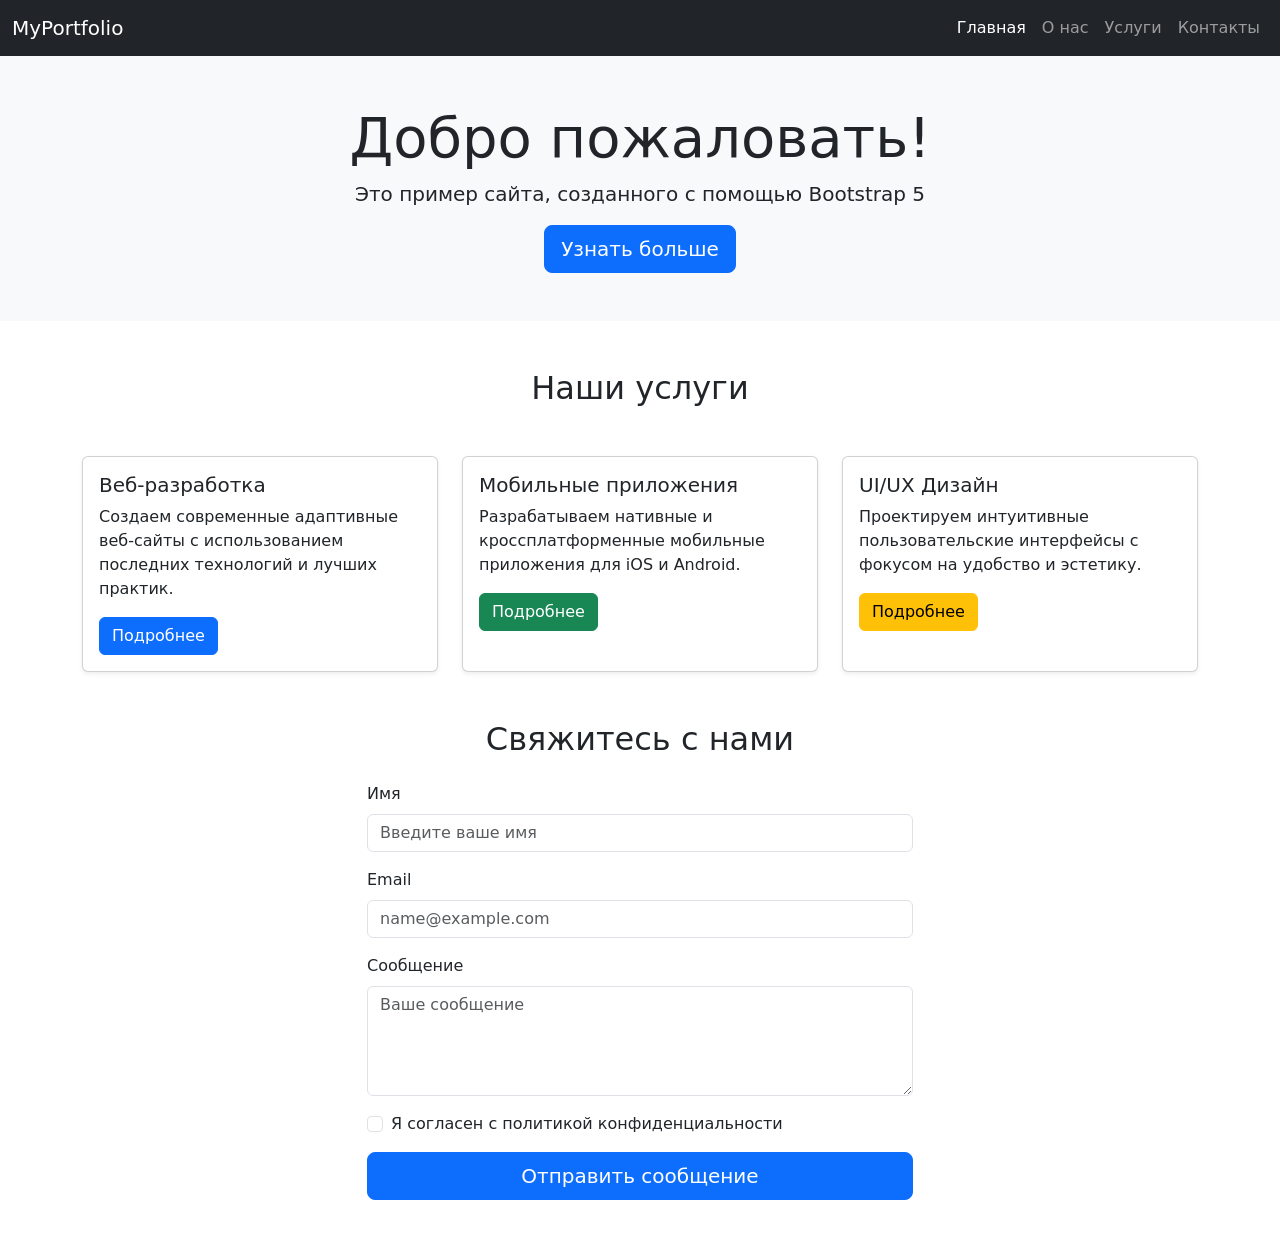
<file: index.html>
<!doctype html>
<html lang="ru">
  <head>
    <meta charset="UTF-8" />
    <meta name="viewport" content="width=device-width, initial-scale=1.0" />
    <title>Bootstrap Lab - Gvozdeva</title>
    <!-- Bootstrap CSS -->
    <link
      href="https://cdn.jsdelivr.net/npm/bootstrap@5.3.8/dist/css/bootstrap.min.css"
      rel="stylesheet"
      integrity="sha384-sRIl4kxILFvY47J16cr9ZwB07vP4J8+LH7qKQnuqkuIAvNWLzeN8tE5YBujZqJLB"
      crossorigin="anonymous"
    />

    <!-- Custom CSS -->
    <link rel="stylesheet" href="custom.css" />
  </head>
  <body>
    <!-- Bootstrap Bundle with Popper -->
    <script
      src="https://cdn.jsdelivr.net/npm/bootstrap@5.3.8/dist/js/bootstrap.bundle.min.js"
      integrity="sha384-FKyoEForCGlyvwx9Hj09JcYn3nv7wiPVlz7YYwJrWVcXK/BmnVDxM+D2scQbITxI"
      crossorigin="anonymous"
    ></script>

    <!-- Навигационная панель -->
    <nav class="navbar navbar-expand-lg navbar-dark bg-dark">
      <div class="container-fluid">
        <a class="navbar-brand" href="#">MyPortfolio</a>
        <!-- Кнопка для мобильного меню -->
        <button
          class="navbar-toggler"
          type="button"
          data-bs-toggle="collapse"
          data-bs-target="#navbarNav"
          aria-controls="navbarNav"
          aria-expanded="false"
          aria-label="Toggle navigation"
        >
          <span class="navbar-toggler-icon"></span>
        </button>
        <!-- Пункты меню -->
        <div class="collapse navbar-collapse" id="navbarNav">
          <ul class="navbar-nav ms-auto">
            <li class="nav-item">
              <a class="nav-link active" href="#home">Главная</a>
            </li>
            <li class="nav-item">
              <a class="nav-link" href="#about">О нас</a>
            </li>
            <li class="nav-item">
              <a class="nav-link" href="#services">Услуги</a>
            </li>
            <li class="nav-item">
              <a class="nav-link" href="#contact">Контакты</a>
            </li>
          </ul>
        </div>
      </div>
    </nav>
    <!-- Hero секция -->
    <div class="container-fluid bg-light py-5" id="home">
      <div class="container text-center">
        <h1 class="display-4">Добро пожаловать!</h1>
        <p class="lead">Это пример сайта, созданного с помощью Bootstrap 5</p>
        <button class="btn btn-primary btn-lg">Узнать больше</button>
      </div>
    </div>
    <!-- Секция с карточками -->
    <div class="container my-5" id="services">
      <h2 class="text-center mb-5">Наши услуги</h2>
      <div class="row g-4">
        <!-- Карточка 1 -->
        <div class="col-12 col-md-6 col-lg-4">
          <div class="card h-100 shadow-sm">
            <div class="card-body">
              <h5 class="card-title">Веб-разработка</h5>
              <p class="card-text">Создаем современные адаптивные веб-сайты с использованием последних технологий и лучших практик.</p>
              <a href="#" class="btn btn-primary">Подробнее</a>
            </div>
          </div>
        </div>
        <!-- Карточка 2 -->
        <div class="col-12 col-md-6 col-lg-4">
          <div class="card h-100 shadow-sm">
            <div class="card-body">
              <h5 class="card-title">Мобильные приложения</h5>
              <p class="card-text">Разрабатываем нативные и кроссплатформенные мобильные приложения для iOS и Android.</p>
              <a href="#" class="btn btn-success">Подробнее</a>
            </div>
          </div>
        </div>
        <!-- Карточка 3 -->
        <div class="col-12 col-md-6 col-lg-4">
          <div class="card h-100 shadow-sm">
            <div class="card-body">
              <h5 class="card-title">UI/UX Дизайн</h5>
              <p class="card-text">Проектируем интуитивные пользовательские интерфейсы с фокусом на удобство и эстетику.</p>
              <a href="#" class="btn btn-warning">Подробнее</a>
            </div>
          </div>
        </div>
      </div>
    </div>
    <!-- Секция с формой -->
    <div class="container my-5" id="contact">
      <div class="row justify-content-center">
        <div class="col-lg-6">
          <h2 class="text-center mb-4">Свяжитесь с нами</h2>
          <form id="contactForm" class="needs-validation" novalidate>
            <!-- Имя -->
            <div class="mb-3">
              <label for="name" class="form-label">Имя</label>
              <input type="text" class="form-control" id="name" placeholder="Введите ваше имя" required />
              <div class="invalid-feedback">Пожалуйста, введите ваше имя</div>
            </div>
            <!-- Email -->
            <div class="mb-3">
              <label for="email" class="form-label">Email</label>
              <input type="email" class="form-control" id="email" placeholder="name@example.com" required />
              <div class="invalid-feedback">Пожалуйста, введите корректный email</div>
            </div>
            <!-- Сообщение -->
            <div class="mb-3">
              <label for="message" class="form-label">Сообщение</label>
              <textarea class="form-control" id="message" rows="4" placeholder="Ваше сообщение" required></textarea>
              <div class="invalid-feedback">Пожалуйста, введите сообщение</div>
            </div>
            <!-- Checkbox -->
            <div class="mb-3 form-check">
              <input type="checkbox" class="form-check-input" id="agree" required />
              <label class="form-check-label" for="agree"> Я согласен с политикой конфиденциальности </label>
              <div class="invalid-feedback">Вы должны согласиться с условиями</div>
            </div>
            <!-- Кнопка отправки -->
            <div class="d-grid">
              <button type="submit" class="btn btn-primary btn-lg">Отправить сообщение</button>
            </div>
          </form>
        </div>
      </div>
    </div>
  </body>
  <script>
    // Валидация формы Bootstrap
    (function () {
      "use strict";
      const form = document.getElementById("contactForm");
      form.addEventListener(
        "submit",
        function (event) {
          if (!form.checkValidity()) {
            event.preventDefault();
            event.stopPropagation();
          } else {
            event.preventDefault();
            alert("Форма успешно отправлена!");
            form.reset();
            form.classList.remove("was-validated");
          }
          form.classList.add("was-validated");
        },
        false,
      );
    })();
  </script>
</html>
</file>
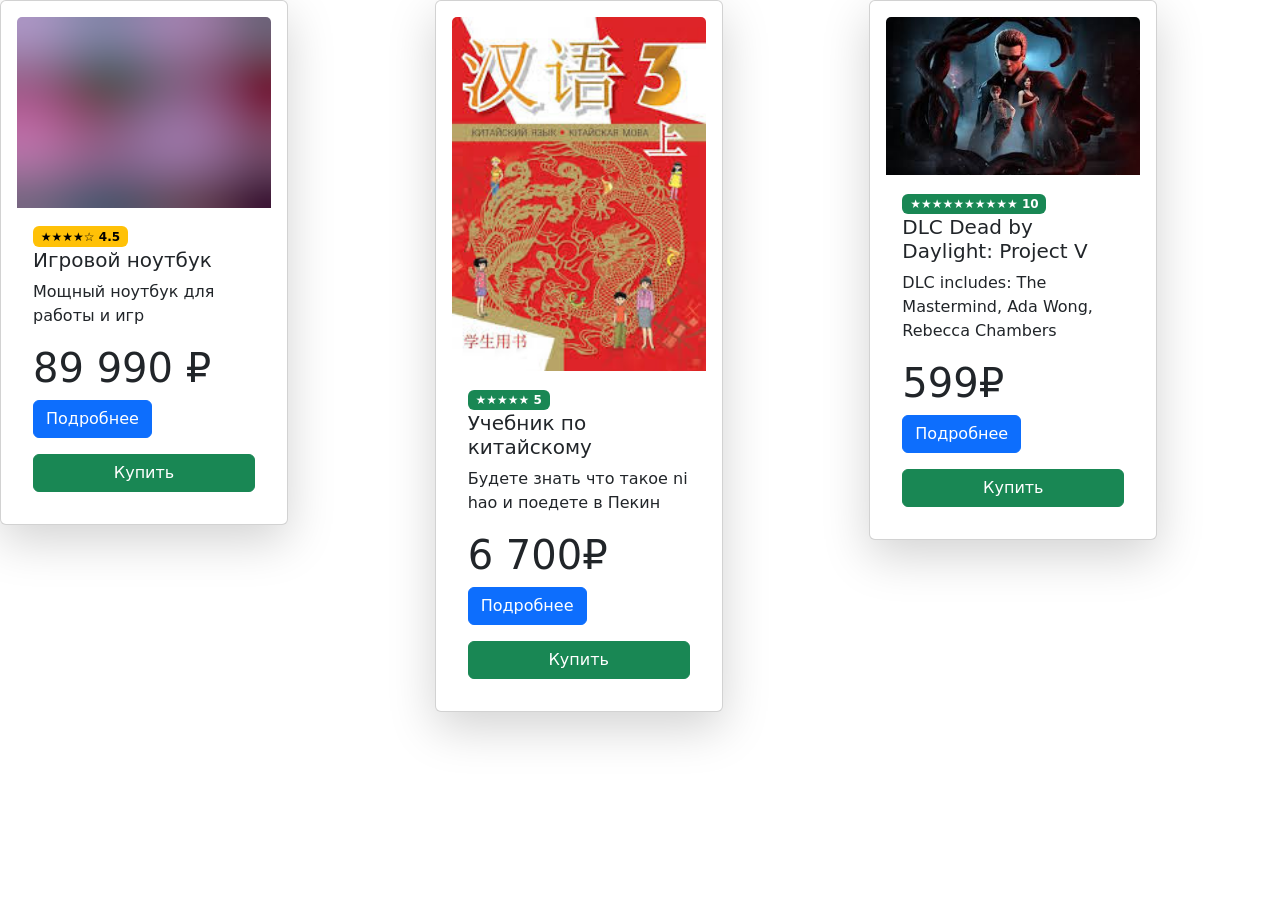
<file: experiment.html>
<!doctype html>
<html lang="ru">
  <head>
    <meta charset="UTF-8" />
    <meta name="viewport" content="width=device-width, initial-scale=1.0" />
    <title>Эксперимент с Bootstrap</title>
    <link
      href="https://cdn.jsdelivr.net/npm/bootstrap@5.3.8/dist/css/bootstrap.min.css"
      rel="stylesheet"
      integrity="sha384-sRIl4kxILFvY47J16cr9ZwB07vP4J8+LH7qKQnuqkuIAvNWLzeN8tE5YBujZqJLB"
      crossorigin="anonymous"
    />
    <link rel="stylesheet" href="custom.css" />
  </head>
  <body>
    <div>
      <div class="row justify-content-center">
        <div class="col-md-6 col-lg-4">
          <div class="card shadow-lg p-3 mb-5 bg-white rounded" style="width: 18rem">
            <img src="/photo/laptop.png" class="card-img-top" alt="Error" />
            <div class="card-body">
              <span class="badge text-bg-warning">★★★★☆ 4.5</span>
              <h5 class="card-title">Игровой ноутбук</h5>
              <p class="card-text">Мощный ноутбук для работы и игр</p>
              <h1>89 990 ₽</h1>
              <a href="https://placeholder.apptor.studio/400/300/laptop.png" class="btn btn-primary">Подробнее</a>
              <p></p>
              <button type="button" class="btn btn-success w-100">Купить</button>
            </div>
          </div>
        </div>
        <div class="col-md-6 col-lg-4">
          <div class="card shadow-lg p-3 mb-5 bg-white rounded" style="width: 18rem">
            <img src="/photo/book.png" class="card-img-top" alt="Error" />
            <div class="card-body">
              <span class="badge text-bg-success">★★★★★ 5</span>
              <h5 class="card-title">Учебник по китайскому</h5>
              <p class="card-text">Будете знать что такое ni hao и поедете в Пекин</p>
              <h1>6 700₽</h1>
              <a href="/photo/shanhai.png" class="btn btn-primary">Подробнее</a>
              <p></p>
              <button type="button" class="btn btn-success w-100">Купить</button>
            </div>
          </div>
        </div>
        <div class="col-md-6 col-lg-4">
          <div class="card shadow-lg p-3 mb-5 bg-white rounded" style="width: 18rem">
            <img src="/photo/wesker.png" class="card-img-top" alt="Error" />
            <div class="card-body">
              <span class="badge text-bg-success">★★★★★★★★★★ 10</span>
              <h5 class="card-title">DLC Dead by Daylight: Project V</h5>
              <p class="card-text">DLC includes: The Mastermind, Ada Wong, Rebecca Chambers</p>
              <h1>599₽</h1>
              <a href="/photo/wesker.png" class="btn btn-primary">Подробнее</a>
              <p></p>
              <button type="button" class="btn btn-success w-100">Купить</button>
            </div>
          </div>
        </div>
      </div>
    </div>
    <script
      src="https://cdn.jsdelivr.net/npm/bootstrap@5.3.8/dist/js/bootstrap.bundle.min.js"
      integrity="sha384-FKyoEForCGlyvwx9Hj09JcYn3nv7wiPVlz7YYwJrWVcXK/BmnVDxM+D2scQbITxI"
      crossorigin="anonymous"
    ></script>
  </body>
</html>
</file>
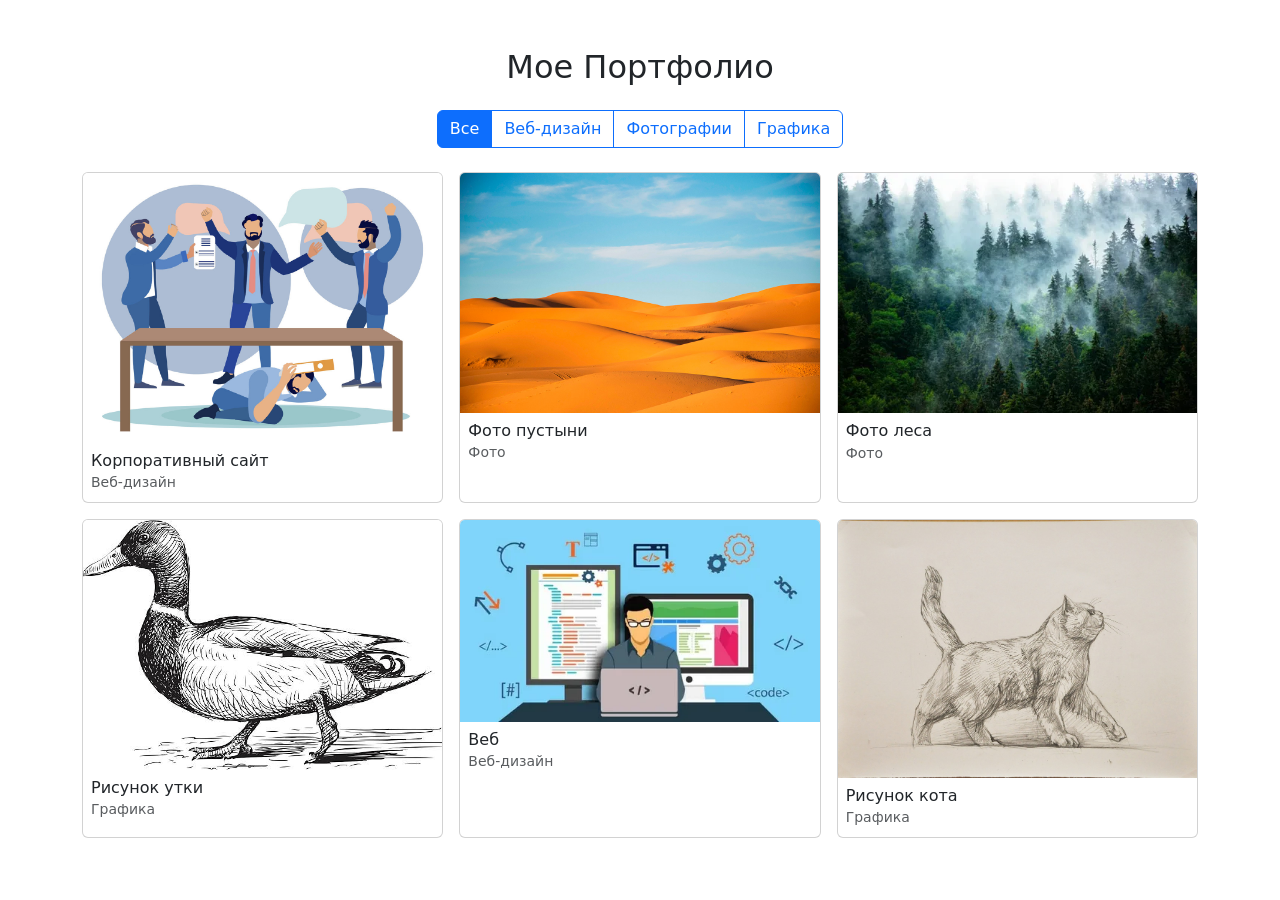
<file: gallery.html>
<!doctype html>
<html lang="ru">
  <head>
    <meta charset="UTF-8" />
    <meta name="viewport" content="width=device-width, initial-scale=1.0" />
    <title>Эксперимент с Bootstrap</title>
    <link
      href="https://cdn.jsdelivr.net/npm/bootstrap@5.3.8/dist/css/bootstrap.min.css"
      rel="stylesheet"
      integrity="sha384-sRIl4kxILFvY47J16cr9ZwB07vP4J8+LH7qKQnuqkuIAvNWLzeN8tE5YBujZqJLB"
      crossorigin="anonymous"
    />
    <link rel="stylesheet" href="custom.css" />
  </head>
  <body>
    <div class="container mt-5">
      <h2 class="text-center mb-4">Мое Портфолио</h2>
      <div class="text-center mb-4">
        <div class="btn-group" role="group">
            <button class="btn btn-outline-primary" onclick="filterGallery('all')">Все</button>
            <button class="btn btn-outline-primary" onclick="filterGallery('web')">Веб-дизайн</button>
            <button class="btn btn-outline-primary" onclick="filterGallery('photo')">Фотографии</button>
            <button class="btn btn-outline-primary" onclick="filterGallery('graphic')">Графика</button>
        </div>
      </div>
      <div class="row g-3" id="gallery">
        <!-- Карточка 1 - Веб-дизайн -->
        <div class="col-6 col-md-4 gallery-item" data-category="web">
          <div class="card h-100">
            <img src="/photo/website.png"
              class="card-img-top" alt="Веб-проект">
            <div class="card-body p-2">
              <h6 class="card-title mb-0">Корпоративный сайт</h6>
              <small class="text-muted">Веб-дизайн</small>
            </div>
          </div>
        </div>
        <!-- Карточка 2 - Фотография -->
        <div class="col-6 col-md-4 gallery-item" data-category="photo">
          <div class="card h-100">
            <img src="/photo/desert.png"
              class="card-img-top" alt="Фотография">
            <div class="card-body p-2">
              <h6 class="card-title mb-0">Фото пустыни</h6>
              <small class="text-muted">Фото</small>
            </div>
          </div>
        </div>
        <!-- Карточка 3 - Фотография -->
        <div class="col-6 col-md-4 gallery-item" data-category="photo">
          <div class="card h-100">
            <img src="/photo/forest.png"
              class="card-img-top" alt="Фотография">
            <div class="card-body p-2">
              <h6 class="card-title mb-0">Фото леса</h6>
              <small class="text-muted">Фото</small>
            </div>
          </div>
        </div>
        <!-- Карточка 4 - Графика -->
        <div class="col-6 col-md-4 gallery-item" data-category="graphic">
          <div class="card h-100">
            <img src="/photo/duck.png"
              class="card-img-top" alt="Графика">
            <div class="card-body p-2">
              <h6 class="card-title mb-0">Рисунок утки</h6>
              <small class="text-muted">Графика</small>
            </div>
          </div>
        </div>
        <!-- Карточка 5 - Веб-дизайн -->
        <div class="col-6 col-md-4 gallery-item" data-category="web">
          <div class="card h-100">
            <img src="/photo/web.png"
              class="card-img-top" alt="Веб-проект">
            <div class="card-body p-2">
              <h6 class="card-title mb-0">Веб</h6>
              <small class="text-muted">Веб-дизайн</small>
            </div>
          </div>
        </div>
        <!-- Карточка 6 - Графика -->
        <div class="col-6 col-md-4 gallery-item" data-category="graphic">
          <div class="card h-100">
            <img src="/photo/cat.png"
              class="card-img-top" alt="Графика">
            <div class="card-body p-2">
              <h6 class="card-title mb-0">Рисунок кота</h6>
              <small class="text-muted">Графика</small>
            </div>
          </div>
        </div>
      </div>
    </div>
  </body>
  <script>
    function filterGallery(category) {
      const items = document.querySelectorAll(".gallery-item");
      const buttons = document.querySelectorAll(".btn-group .btn")
      items.forEach((item) => {
        const itemCategory = item.dataset.category;
        if (category === "all" || category === itemCategory) {
          item.style.display = "block"
        } else {
          item.style.display = "none"
        }
      });
      buttons.forEach((btn) => {
        btn.classList.remove("active");
        event.target.classList.add("active")
      });
    }

    window.onload = function () {
      document.querySelector(".btn-group .btn").classList.add("active");
    };
  </script>
</html>
</file>
<file: custom.css>
.card {
    transition: transform 0.3s ease;
    
}

.card:hover {
    transform: scale(1.05);
}
</file>
